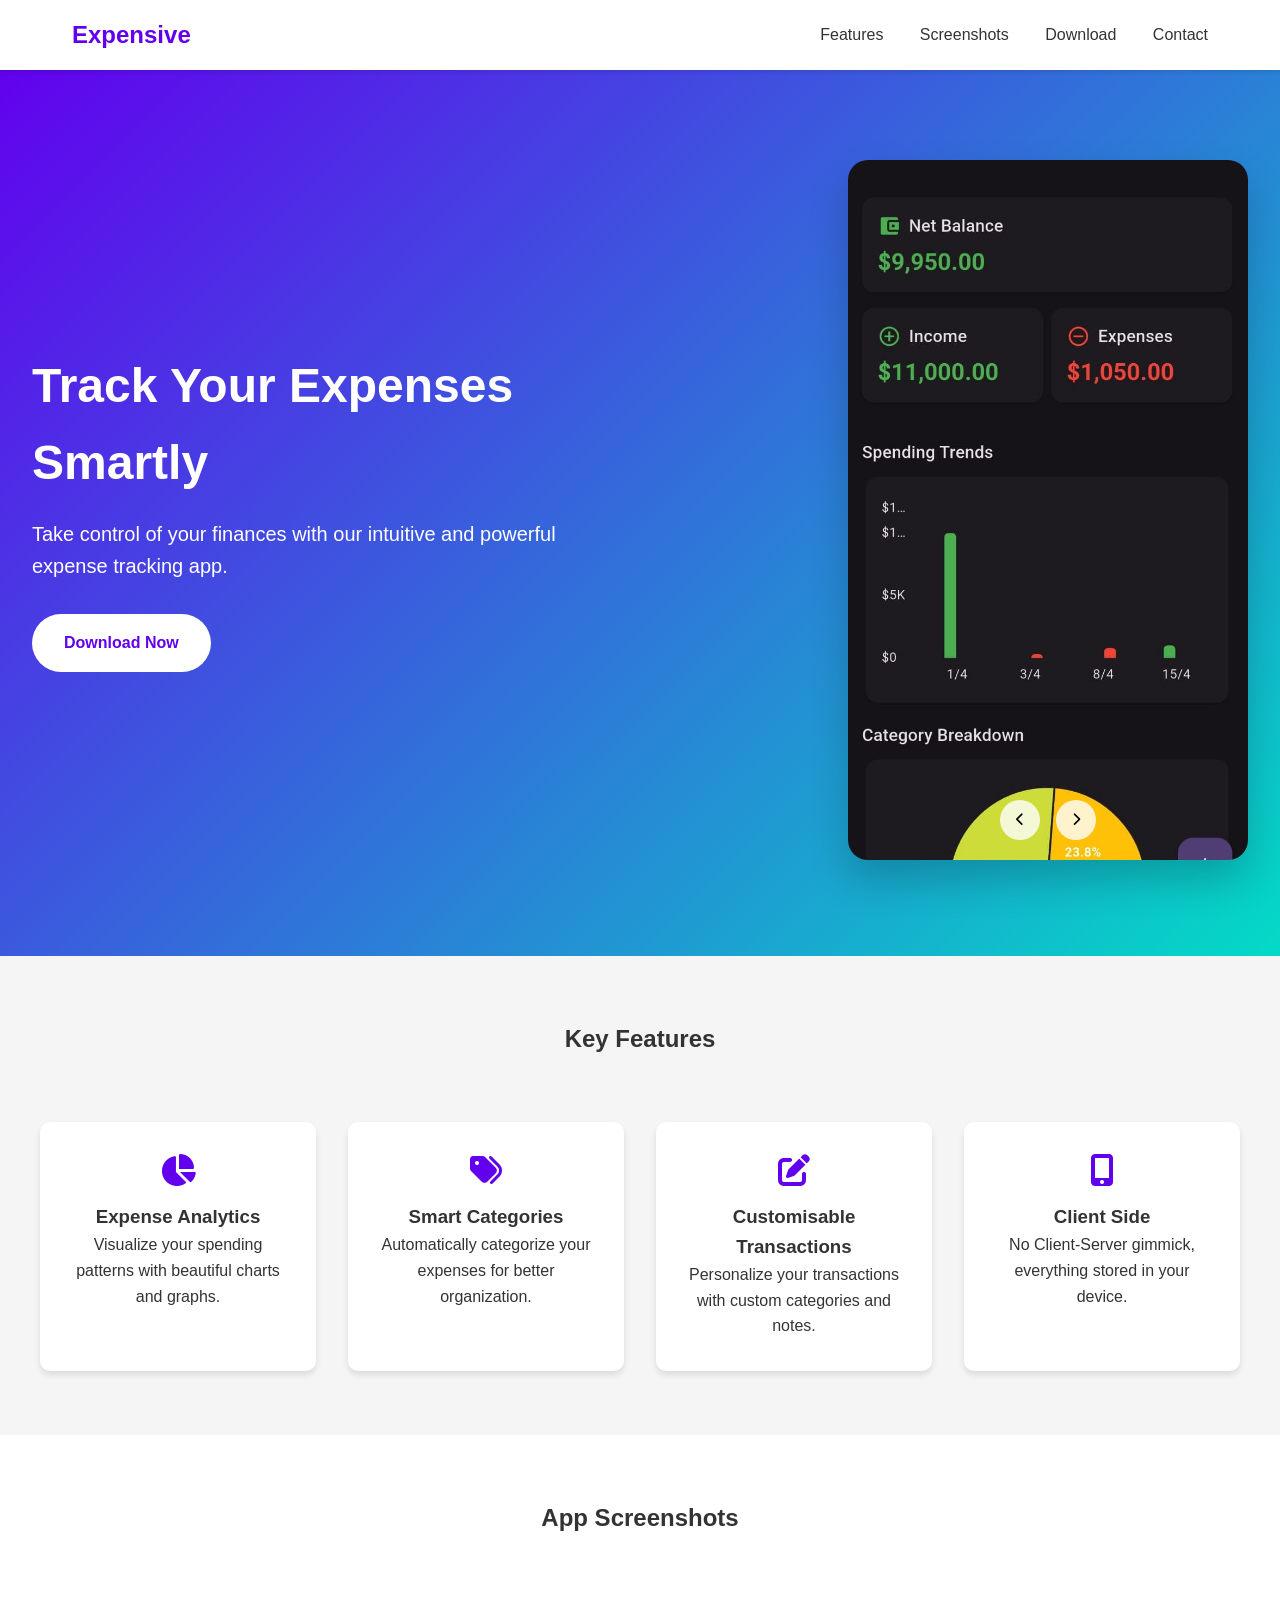
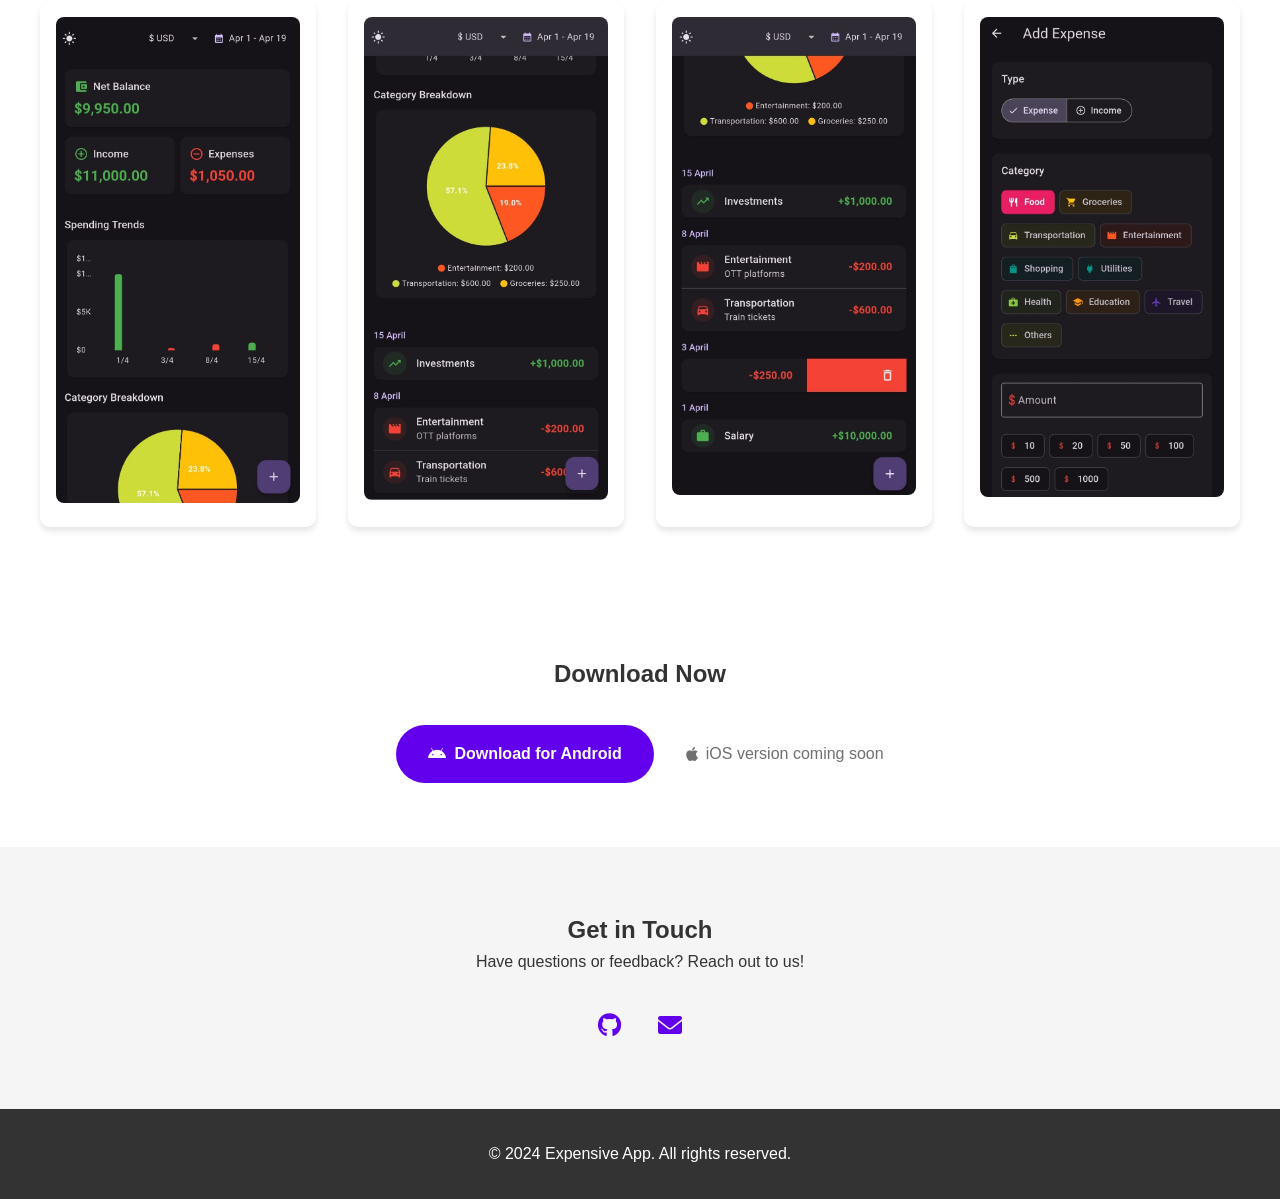
<file: website/index.html>
<!DOCTYPE html>
<html lang="en">
<head>
    <meta charset="UTF-8">
    <meta name="viewport" content="width=device-width, initial-scale=1.0">
    <title>Expensive - Smart Expense Tracker</title>
    <link rel="stylesheet" href="styles.css">
    <link rel="stylesheet" href="https://cdnjs.cloudflare.com/ajax/libs/font-awesome/6.0.0/css/all.min.css">
</head>
<body>
    <header>
        <nav>
            <div class="logo">Expensive</div>
            <div class="nav-links">
                <a href="#features">Features</a>
                <a href="#screenshots">Screenshots</a>
                <a href="#download">Download</a>
                <a href="#contact">Contact</a>
            </div>
        </nav>
    </header>

    <main>
        <section class="hero">
            <div class="hero-content">
                <h1>Track Your Expenses Smartly</h1>
                <p>Take control of your finances with our intuitive and powerful expense tracking app.</p>
                <a href="#download" class="cta-button">Download Now</a>
            </div>
            <div class="hero-image">
                <img src="landing_page.jpeg" alt="App Screenshot 1" class="active">
                <img src="landing_page_lower_Section.jpeg" alt="App Screenshot 2">
                <img src="landing_page_delete_feature.jpeg" alt="App Screenshot 3">
                <img src="second_page.jpeg" alt="App Screenshot 4">
                <div class="screenshot-controls">
                    <button class="prev-btn"><i class="fas fa-chevron-left"></i></button>
                    <button class="next-btn"><i class="fas fa-chevron-right"></i></button>
                </div>
            </div>
        </section>

        <section id="features" class="features">
            <h2>Key Features</h2>
            <div class="feature-grid">
                <div class="feature-card">
                    <i class="fas fa-chart-pie"></i>
                    <h3>Expense Analytics</h3>
                    <p>Visualize your spending patterns with beautiful charts and graphs.</p>
                </div>
                <div class="feature-card">
                    <i class="fas fa-tags"></i>
                    <h3>Smart Categories</h3>
                    <p>Automatically categorize your expenses for better organization.</p>
                </div>
                <div class="feature-card">
                    <i class="fas fa-edit"></i>
                    <h3>Customisable Transactions</h3>
                    <p>Personalize your transactions with custom categories and notes.</p>
                </div>
                <div class="feature-card">
                    <i class="fas fa-mobile-alt"></i>
                    <h3>Client Side</h3>
                    <p>No Client-Server gimmick, everything stored in your device.</p>
                </div>
            </div>
        </section>

        <section id="screenshots" class="screenshots">
            <h2>App Screenshots</h2>
            <div class="screenshot-grid">
                <div class="screenshot-item">
                    <img src="landing_page.jpeg" alt="App Screenshot 1" class="active">
                </div>
                <div class="screenshot-item">
                    <img src="landing_page_lower_Section.jpeg" alt="App Screenshot 2">
                </div>
                <div class="screenshot-item">
                    <img src="landing_page_delete_feature.jpeg" alt="App Screenshot 3">
                </div>
                <div class="screenshot-item">
                    <img src="second_page.jpeg" alt="App Screenshot 4">
                </div>
            </div>
        </section>

        <section id="download" class="download">
            <h2>Download Now</h2>
            <div class="download-options">
                <a href="https://github.com/ayushmd/expensive/releases/latest/download/app-release.apk" class="download-button">
                    <i class="fab fa-android"></i>
                    Download for Android
                </a>
                <p class="coming-soon">
                    <i class="fab fa-apple"></i>
                    iOS version coming soon
                </p>
            </div>
        </section>

        <section id="contact" class="contact">
            <h2>Get in Touch</h2>
            <p>Have questions or feedback? Reach out to us!</p>
            <div class="social-links">
                <a href="https://github.com/ayushmd/expensive" target="_blank"><i class="fab fa-github"></i></a>
                <a href="mailto:ayushmdcr@gmail.com"><i class="fas fa-envelope"></i></a>
            </div>
        </section>
    </main>

    <footer>
        <p>&copy; 2024 Expensive App. All rights reserved.</p>
    </footer>

    <script>
        // Screenshot carousel functionality
        const images = document.querySelectorAll('.hero-image img');
        const prevBtn = document.querySelector('.prev-btn');
        const nextBtn = document.querySelector('.next-btn');
        let currentIndex = 0;

        function showImage(index) {
            images.forEach(img => img.classList.remove('active'));
            images[index].classList.add('active');
        }

        prevBtn.addEventListener('click', () => {
            currentIndex = (currentIndex - 1 + images.length) % images.length;
            showImage(currentIndex);
        });

        nextBtn.addEventListener('click', () => {
            currentIndex = (currentIndex + 1) % images.length;
            showImage(currentIndex);
        });

        // Auto-rotate screenshots every 3 seconds
        setInterval(() => {
            currentIndex = (currentIndex + 1) % images.length;
            showImage(currentIndex);
        }, 3000);
    </script>
</body>
</html>
</file>
<file: website/styles.css>
:root {
    --primary-color: #6200ee;
    --secondary-color: #03dac6;
    --background-color: #ffffff;
    --text-color: #333333;
    --gray-light: #f5f5f5;
    --spacing: 2rem;
}

* {
    margin: 0;
    padding: 0;
    box-sizing: border-box;
}

body {
    font-family: -apple-system, BlinkMacSystemFont, 'Segoe UI', Roboto, Oxygen, Ubuntu, Cantarell, sans-serif;
    line-height: 1.6;
    color: var(--text-color);
}

header {
    background-color: var(--background-color);
    box-shadow: 0 2px 4px rgba(0,0,0,0.1);
    position: fixed;
    width: 100%;
    top: 0;
    z-index: 1000;
}

nav {
    max-width: 1200px;
    margin: 0 auto;
    padding: 1rem var(--spacing);
    display: flex;
    justify-content: space-between;
    align-items: center;
}

.logo {
    font-size: 1.5rem;
    font-weight: bold;
    color: var(--primary-color);
}

.nav-links a {
    color: var(--text-color);
    text-decoration: none;
    margin-left: 2rem;
    transition: color 0.3s ease;
}

.nav-links a:hover {
    color: var(--primary-color);
}

main {
    margin-top: 4rem;
}

.hero {
    background: linear-gradient(135deg, var(--primary-color), var(--secondary-color));
    color: white;
    padding: calc(var(--spacing) * 3) var(--spacing);
    display: flex;
    align-items: center;
    justify-content: space-between;
    min-height: 80vh;
}

.hero-content {
    max-width: 600px;
    padding-right: var(--spacing);
}

.hero h1 {
    font-size: 3rem;
    margin-bottom: 1rem;
}

.hero p {
    font-size: 1.25rem;
    margin-bottom: 2rem;
}

.hero-image {
    position: relative;
    width: 100%;
    max-width: 400px;
    height: 700px;
    overflow: hidden;
    border-radius: 20px;
    box-shadow: 0 20px 40px rgba(0,0,0,0.2);
}

.hero-image img {
    position: absolute;
    top: 0;
    left: 0;
    width: 100%;
    height: 100%;
    object-fit: cover;
    opacity: 0;
    transition: opacity 0.5s ease;
}

.hero-image img.active {
    opacity: 1;
}

.screenshot-controls {
    position: absolute;
    bottom: 20px;
    left: 50%;
    transform: translateX(-50%);
    display: flex;
    gap: 1rem;
}

.screenshot-controls button {
    background: rgba(255, 255, 255, 0.8);
    border: none;
    width: 40px;
    height: 40px;
    border-radius: 50%;
    cursor: pointer;
    display: flex;
    align-items: center;
    justify-content: center;
    transition: background-color 0.3s ease;
}

.screenshot-controls button:hover {
    background: white;
}

.screenshots {
    padding: calc(var(--spacing) * 2) var(--spacing);
    background-color: var(--background-color);
}

.screenshots h2 {
    text-align: center;
    margin-bottom: calc(var(--spacing) * 2);
}

.screenshot-grid {
    display: grid;
    grid-template-columns: repeat(auto-fit, minmax(250px, 1fr));
    gap: var(--spacing);
    max-width: 1200px;
    margin: 0 auto;
}

.screenshot-item {
    background: white;
    padding: 1rem;
    border-radius: 10px;
    box-shadow: 0 4px 6px rgba(0,0,0,0.1);
    transition: transform 0.3s ease;
}

.screenshot-item:hover {
    transform: translateY(-5px);
}

.screenshot-item img {
    width: 100%;
    height: auto;
    border-radius: 8px;
}

.cta-button {
    display: inline-block;
    background-color: white;
    color: var(--primary-color);
    padding: 1rem 2rem;
    border-radius: 30px;
    text-decoration: none;
    font-weight: bold;
    transition: transform 0.3s ease;
}

.cta-button:hover {
    transform: translateY(-2px);
}

.features {
    padding: calc(var(--spacing) * 2) var(--spacing);
    background-color: var(--gray-light);
}

.features h2 {
    text-align: center;
    margin-bottom: calc(var(--spacing) * 2);
}

.feature-grid {
    display: grid;
    grid-template-columns: repeat(auto-fit, minmax(250px, 1fr));
    gap: var(--spacing);
    max-width: 1200px;
    margin: 0 auto;
}

.feature-card {
    background: white;
    padding: var(--spacing);
    border-radius: 10px;
    text-align: center;
    box-shadow: 0 4px 6px rgba(0,0,0,0.1);
    transition: transform 0.3s ease;
}

.feature-card:hover {
    transform: translateY(-5px);
}

.feature-card i {
    font-size: 2rem;
    color: var(--primary-color);
    margin-bottom: 1rem;
}

.download {
    padding: calc(var(--spacing) * 2) var(--spacing);
    text-align: center;
}

.download-options {
    display: flex;
    justify-content: center;
    gap: var(--spacing);
    margin-top: var(--spacing);
}

.download-button {
    display: inline-flex;
    align-items: center;
    gap: 0.5rem;
    background-color: var(--primary-color);
    color: white;
    padding: 1rem 2rem;
    border-radius: 30px;
    text-decoration: none;
    font-weight: bold;
    transition: background-color 0.3s ease;
}

.download-button:hover {
    background-color: #7c4dff;
}

.coming-soon {
    display: inline-flex;
    align-items: center;
    gap: 0.5rem;
    color: var(--text-color);
    opacity: 0.7;
}

.contact {
    background-color: var(--gray-light);
    padding: calc(var(--spacing) * 2) var(--spacing);
    text-align: center;
}

.social-links {
    margin-top: var(--spacing);
}

.social-links a {
    color: var(--primary-color);
    font-size: 1.5rem;
    margin: 0 1rem;
    text-decoration: none;
    transition: color 0.3s ease;
}

.social-links a:hover {
    color: var(--secondary-color);
}

footer {
    background-color: var(--text-color);
    color: white;
    text-align: center;
    padding: var(--spacing);
}

@media (max-width: 768px) {
    .hero {
        flex-direction: column;
        text-align: center;
        padding: var(--spacing);
    }

    .hero-content {
        padding-right: 0;
        margin-bottom: var(--spacing);
    }

    .nav-links {
        display: none;
    }

    .feature-grid {
        grid-template-columns: 1fr;
    }

    .download-options {
        flex-direction: column;
        align-items: center;
    }

    .hero-image {
        height: 500px;
    }
    
    .screenshot-grid {
        grid-template-columns: 1fr;
    }
}
</file>
